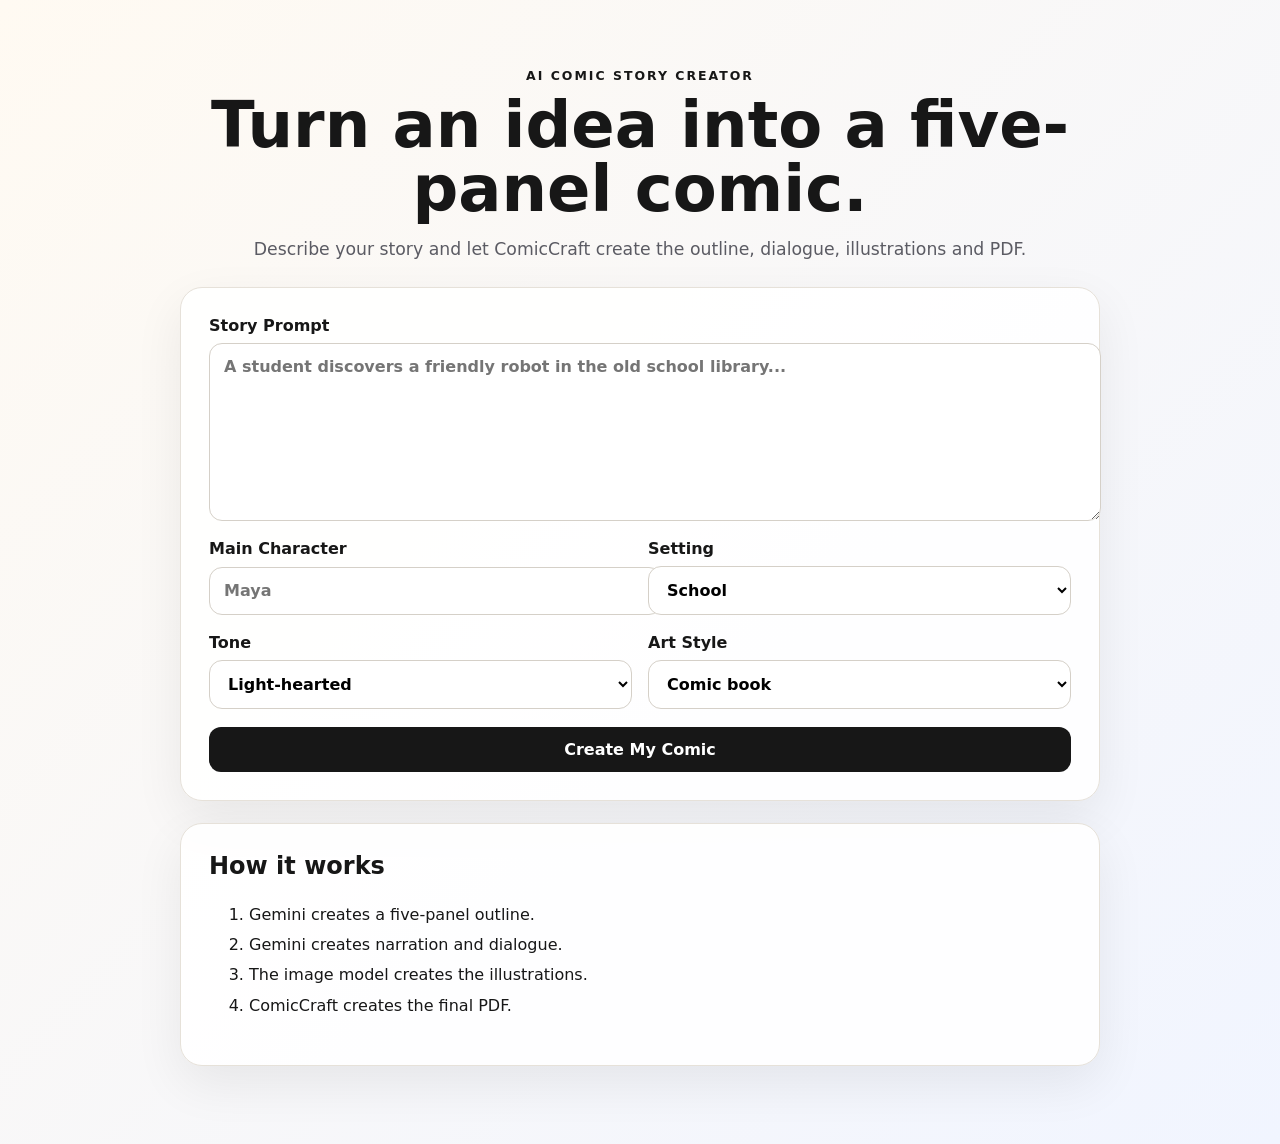
<file: templates/intex.html>
<!DOCTYPE html>

<html lang="en">

<head>

    <meta charset="UTF-8">

    <meta
        name="viewport"
        content="width=device-width, initial-scale=1.0"
    >

    <title>
        ComicCraft - AI Comic Creator
    </title>

    <link
        rel="stylesheet"
        href="/static/css/style.css"
    >

</head>


<body>

<main class="container">

    <section class="hero">

        <p class="eyebrow">
            AI COMIC STORY CREATOR
        </p>

        <h1>
            Turn an idea into a five-panel comic.
        </h1>

        <p class="lead">
            Describe your story and let ComicCraft
            create the outline, dialogue,
            illustrations and PDF.
        </p>

    </section>


    <form
        class="card form-card"
        action="/generate"
        method="post"
    >

        <label>

            Story Prompt

            <textarea
                name="story_prompt"
                required
                minlength="5"
                maxlength="2000"
                placeholder="A student discovers a friendly robot in the old school library..."
            ></textarea>

        </label>


        <div class="grid two">

            <label>

                Main Character

                <input
                    type="text"
                    name="character_name"
                    required
                    maxlength="100"
                    placeholder="Maya"
                >

            </label>


            <label>

                Setting

                <select name="setting">

                    <option>
                        School
                    </option>

                    <option>
                        Forest
                    </option>

                    <option>
                        Space
                    </option>

                    <option>
                        City
                    </option>

                </select>

            </label>

        </div>


        <div class="grid two">

            <label>

                Tone

                <select name="tone">

                    <option>
                        Light-hearted
                    </option>

                    <option>
                        Dramatic
                    </option>

                    <option>
                        Poetic
                    </option>

                    <option>
                        Funny
                    </option>

                </select>

            </label>


            <label>

                Art Style

                <select name="art_style">

                    <option>
                        Comic book
                    </option>

                    <option>
                        Anime
                    </option>

                    <option>
                        Pixel art
                    </option>

                    <option>
                        Realistic
                    </option>

                </select>

            </label>

        </div>


        <button
            class="primary"
            type="submit"
        >

            Create My Comic

        </button>

    </form>


    <section class="card tips">

        <h2>
            How it works
        </h2>

        <ol>

            <li>
                Gemini creates a five-panel outline.
            </li>

            <li>
                Gemini creates narration and dialogue.
            </li>

            <li>
                The image model creates the illustrations.
            </li>

            <li>
                ComicCraft creates the final PDF.
            </li>

        </ol>

    </section>

</main>


<script
    src="/static/js/app.js"
></script>

</body>

</html>
</file>
<file: static/css/style.css>
<<<<<<< HEAD
* {
    box-sizing: border-box;
}


:root {

    font-family:
        Inter,
        system-ui,
        -apple-system,
        BlinkMacSystemFont,
        "Segoe UI",
        sans-serif;

    color: #171717;

    background: #f6f3ee;
}


body {

    margin: 0;

    min-height: 100vh;

    background:
        linear-gradient(
            135deg,
            #fffaf2,
            #f1f5ff
        );
}


.container {

    width: min(
        920px,
        92vw
    );

    margin: auto;

    padding: 56px 0;
}


.container.wide {

    width: min(
        1100px,
        94vw
    );
}


.hero {

    text-align: center;

    margin-bottom: 28px;
}


.compact {

    margin-bottom: 22px;
}


.eyebrow {

    font-size: 0.78rem;

    font-weight: 800;

    letter-spacing: 0.16em;

    margin-bottom: 10px;
}


h1 {

    font-size:
        clamp(
            2.1rem,
            6vw,
            4rem
        );

    line-height: 1;

    margin:
        0 0 14px;
}


h2 {

    margin-top: 0;
}


.lead {

    color: #5b5b63;

    font-size: 1.08rem;
}


.card {

    background:
        rgba(
            255,
            255,
            255,
            0.94
        );

    border:
        1px solid #e6e1d9;

    border-radius: 22px;

    box-shadow:
        0 18px 50px
        rgba(0, 0, 0, 0.07);

    padding: 28px;

    margin-bottom: 22px;
}


.form-card {

    display: grid;

    gap: 18px;
}


label {

    display: grid;

    gap: 8px;

    font-weight: 700;
}


input,
textarea,
select {

    width: 100%;

    border:
        1px solid #d5d0c8;

    border-radius: 13px;

    padding: 13px 14px;

    font: inherit;

    background: white;
}


textarea {

    min-height: 150px;

    resize: vertical;
}


.grid.two {

    display: grid;

    grid-template-columns:
        1fr 1fr;

    gap: 16px;
}


button,
.link-button {

    border: 0;

    border-radius: 12px;

    padding:
        13px 18px;

    font: inherit;

    font-weight: 800;

    cursor: pointer;

    text-decoration: none;

    display: inline-block;
}


.primary {

    background: #171717;

    color: white;
}


.secondary {

    background: white;

    color: #171717;

    border:
        1px solid #d5d0c8;
}


.actions {

    display: flex;

    justify-content: center;

    gap: 10px;

    flex-wrap: wrap;
}


.panel img {

    width: 100%;

    max-height: 620px;

    object-fit: contain;

    border-radius: 16px;

    background: #eeeeee;
}


.panel-heading {

    display: flex;

    align-items: baseline;

    gap: 12px;

    margin-bottom: 14px;
}


.panel-heading span {

    font-size: 0.8rem;

    font-weight: 900;

    text-transform: uppercase;

    color: #6b6b72;
}


.panel-heading h2 {

    margin: 0;
}


.scene {

    color: #5d5d64;
}


.dialogue {

    border-left:
        4px solid #171717;

    padding-left: 14px;

    margin-top: 12px;
}


.dialogue p {

    margin: 7px 0;
}


details {

    margin-top: 14px;

    color: #666;
}


.success,
.error {

    text-align: center;

    max-width: 680px;

    margin: 80px auto;
}


.success-icon {

    font-size: 3rem;

    font-weight: 900;
}


.success .link-button,
.error .link-button {

    margin: 6px;
}


ol {

    line-height: 1.9;
}


@media (
    max-width: 680px
) {

    .container {

        padding: 32px 0;
    }

    .card {

        padding: 20px;

        border-radius: 18px;
    }

    .grid.two {

        grid-template-columns: 1fr;
    }

    .panel-heading {

        display: block;
    }

=======
* {
    box-sizing: border-box;
}


:root {

    font-family:
        Inter,
        system-ui,
        -apple-system,
        BlinkMacSystemFont,
        "Segoe UI",
        sans-serif;

    color: #171717;

    background: #f6f3ee;
}


body {

    margin: 0;

    min-height: 100vh;

    background:
        linear-gradient(
            135deg,
            #fffaf2,
            #f1f5ff
        );
}


.container {

    width: min(
        920px,
        92vw
    );

    margin: auto;

    padding: 56px 0;
}


.container.wide {

    width: min(
        1100px,
        94vw
    );
}


.hero {

    text-align: center;

    margin-bottom: 28px;
}


.compact {

    margin-bottom: 22px;
}


.eyebrow {

    font-size: 0.78rem;

    font-weight: 800;

    letter-spacing: 0.16em;

    margin-bottom: 10px;
}


h1 {

    font-size:
        clamp(
            2.1rem,
            6vw,
            4rem
        );

    line-height: 1;

    margin:
        0 0 14px;
}


h2 {

    margin-top: 0;
}


.lead {

    color: #5b5b63;

    font-size: 1.08rem;
}


.card {

    background:
        rgba(
            255,
            255,
            255,
            0.94
        );

    border:
        1px solid #e6e1d9;

    border-radius: 22px;

    box-shadow:
        0 18px 50px
        rgba(0, 0, 0, 0.07);

    padding: 28px;

    margin-bottom: 22px;
}


.form-card {

    display: grid;

    gap: 18px;
}


label {

    display: grid;

    gap: 8px;

    font-weight: 700;
}


input,
textarea,
select {

    width: 100%;

    border:
        1px solid #d5d0c8;

    border-radius: 13px;

    padding: 13px 14px;

    font: inherit;

    background: white;
}


textarea {

    min-height: 150px;

    resize: vertical;
}


.grid.two {

    display: grid;

    grid-template-columns:
        1fr 1fr;

    gap: 16px;
}


button,
.link-button {

    border: 0;

    border-radius: 12px;

    padding:
        13px 18px;

    font: inherit;

    font-weight: 800;

    cursor: pointer;

    text-decoration: none;

    display: inline-block;
}


.primary {

    background: #171717;

    color: white;
}


.secondary {

    background: white;

    color: #171717;

    border:
        1px solid #d5d0c8;
}


.actions {

    display: flex;

    justify-content: center;

    gap: 10px;

    flex-wrap: wrap;
}


.panel img {

    width: 100%;

    max-height: 620px;

    object-fit: contain;

    border-radius: 16px;

    background: #eeeeee;
}


.panel-heading {

    display: flex;

    align-items: baseline;

    gap: 12px;

    margin-bottom: 14px;
}


.panel-heading span {

    font-size: 0.8rem;

    font-weight: 900;

    text-transform: uppercase;

    color: #6b6b72;
}


.panel-heading h2 {

    margin: 0;
}


.scene {

    color: #5d5d64;
}


.dialogue {

    border-left:
        4px solid #171717;

    padding-left: 14px;

    margin-top: 12px;
}


.dialogue p {

    margin: 7px 0;
}


details {

    margin-top: 14px;

    color: #666;
}


.success,
.error {

    text-align: center;

    max-width: 680px;

    margin: 80px auto;
}


.success-icon {

    font-size: 3rem;

    font-weight: 900;
}


.success .link-button,
.error .link-button {

    margin: 6px;
}


ol {

    line-height: 1.9;
}


@media (
    max-width: 680px
) {

    .container {

        padding: 32px 0;
    }

    .card {

        padding: 20px;

        border-radius: 18px;
    }

    .grid.two {

        grid-template-columns: 1fr;
    }

    .panel-heading {

        display: block;
    }

>>>>>>> 4259a77dbb679077cc99e1d64f91f77e46761268
}
</file>
